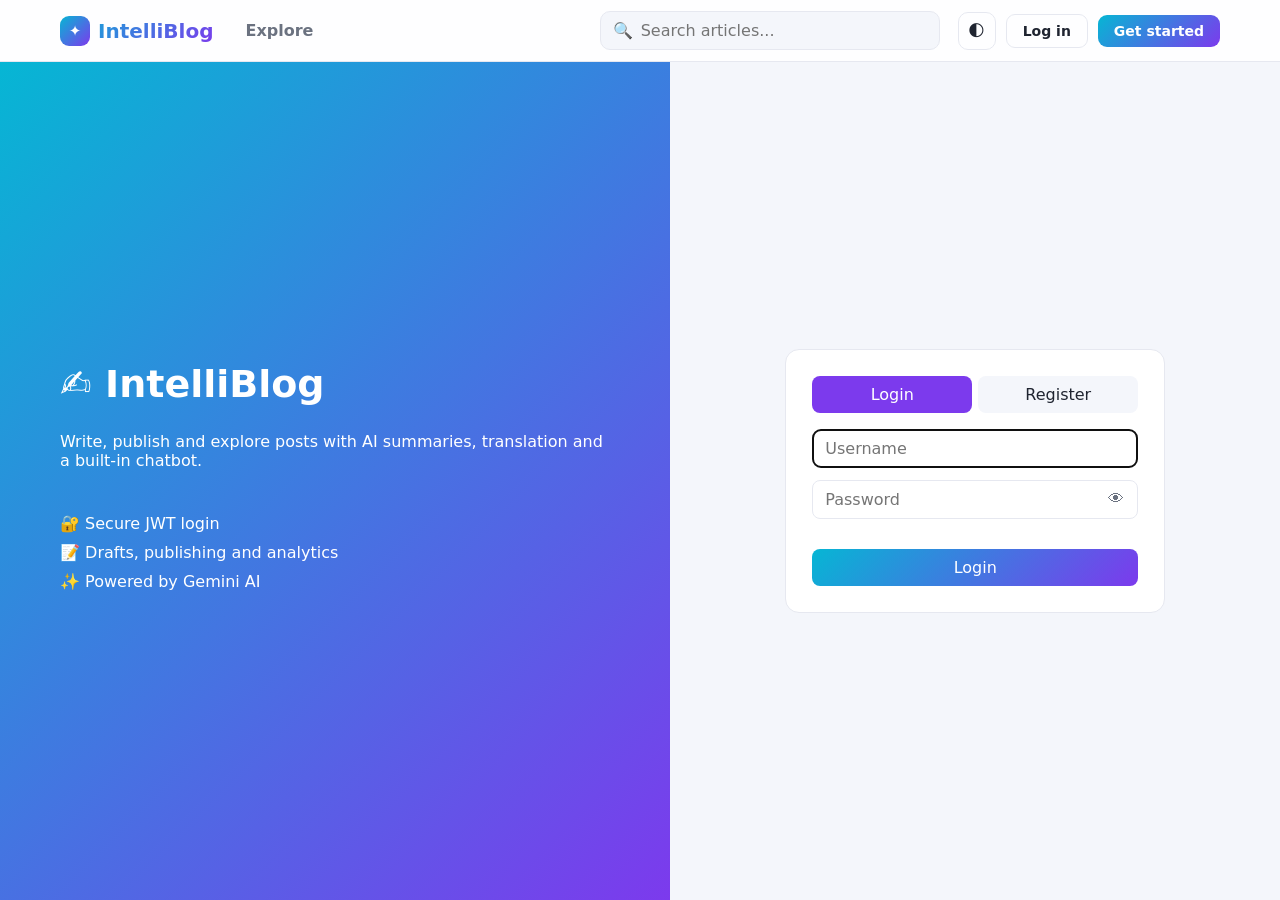
<file: intelliblog/src/main/resources/static/login.html>
<!DOCTYPE html><html lang="en"><head><meta charset="UTF-8"><meta name="viewport" content="width=device-width,initial-scale=1"><title>IntelliBlog - Login</title>
<link rel="stylesheet" href="css/style.css"><script src="js/app.js"></script></head>
<body><header id="nav"></header>
<div class="authwrap">
 <div class="authhero"><h1>✍ IntelliBlog</h1><p>Write, publish and explore posts with AI summaries, translation and a built-in chatbot.</p>
  <ul><li>🔐 Secure JWT login</li><li>📝 Drafts, publishing and analytics</li><li>✨ Powered by Gemini AI</li></ul></div>
 <form class="card auth2" id="f" novalidate>
  <div class="tabs"><button type="button" id="tl" class="on" onclick="mode(true)">Login</button><button type="button" id="tr" onclick="mode(false)">Register</button></div>
  <input id="u" placeholder="Username" autocomplete="username" autofocus>
  <div class="pw"><input id="p" type="password" placeholder="Password" autocomplete="current-password"><button type="button" onclick="$('p').type=$('p').type==='password'?'text':'password'">👁</button></div>
  <div class="err" id="e"></div>
  <button type="submit" id="go" style="width:100%">Login</button>
 </form>
</div>
<script>
nav();
const dest=(()=>{const n=new URLSearchParams(location.search).get('next');return /^[a-z]+\.html$/.test(n||'')?n:'dashboard.html'})();
let isLogin=true;
addEventListener('DOMContentLoaded',()=>{if(new URLSearchParams(location.search).get('mode')==='register')mode(false)});

// Already logged in? Verify the saved token really works before redirecting (a stale token must not trap this page).
(async()=>{if(!tok())return;try{await api('/api/analytics');location.replace(dest)}catch(e){localStorage.removeItem('tok');localStorage.removeItem('me')}})();

function mode(l){isLogin=l;$('tl').classList.toggle('on',l);$('tr').classList.toggle('on',!l);$('go').textContent=l?'Login':'Create account';$('e').textContent=''}

$('f').addEventListener('submit',async ev=>{
  ev.preventDefault();$('e').textContent='';
  const username=$('u').value.trim(),password=$('p').value;
  if(username.length<3){$('e').textContent='Username must be at least 3 characters';return}
  if(password.length<4){$('e').textContent='Password must be at least 4 characters';return}
  const btn=$('go'),label=btn.textContent;btn.disabled=true;btn.textContent='Please wait...';
  try{
    if(!isLogin)await api('/api/auth/register','POST',{username,password});
    const d=await api('/api/auth/login','POST',{username,password});
    if(!d.token)throw new Error('Login failed: no token received');
    localStorage.setItem('tok',d.token);localStorage.setItem('me',d.username);
    location.href=dest;
  }catch(x){$('e').textContent=x.message}
  finally{btn.disabled=false;btn.textContent=label}
});
</script></body></html>
</file>
<file: intelliblog/src/main/resources/static/css/style.css>
:root{--bg:#f6f7fb;--card:#fff;--text:#1f2430;--muted:#6b7280;--a:#0ea5a4;--b:#6366f1;--border:#e5e7eb}
*{box-sizing:border-box}body{margin:0;font-family:system-ui,Segoe UI,Arial,sans-serif;background:var(--bg);color:var(--text)}
a{color:var(--b);text-decoration:none}.hidden{display:none!important}.muted{color:var(--muted);font-size:13px}.err{color:#dc2626;min-height:18px;font-size:14px}
header{display:flex;justify-content:space-between;align-items:center;padding:14px 28px;background:#fff;border-bottom:1px solid var(--border);position:sticky;top:0;z-index:10}
.logo{font-weight:800;font-size:20px;background:linear-gradient(135deg,var(--a),var(--b));-webkit-background-clip:text;background-clip:text;color:transparent}
header nav{display:flex;gap:14px;align-items:center}
.wrap{max-width:1050px;margin:24px auto;padding:0 16px}
.hero{text-align:center;padding:48px 16px;background:linear-gradient(135deg,var(--a),var(--b));color:#fff}.hero h1{margin:0 0 8px;font-size:36px}.hero input{width:min(480px,92%);margin-top:12px}
input,select,textarea,button{font:inherit;padding:9px 12px;border:1px solid var(--border);border-radius:8px;background:#fff;color:var(--text)}
textarea{width:100%;min-height:220px;resize:vertical}
button{background:linear-gradient(135deg,var(--a),var(--b));color:#fff;border:none;cursor:pointer;transition:.2s}button:hover{filter:brightness(1.1);transform:translateY(-1px)}
button.ghost{background:#fff;color:var(--text);border:1px solid var(--border)}button.dan{background:#dc2626}button.sm{padding:4px 10px;font-size:13px}
.grid{display:grid;gap:18px;grid-template-columns:repeat(auto-fill,minmax(290px,1fr))}
.card{display:block;background:var(--card);border:1px solid var(--border);border-radius:14px;padding:18px;color:var(--text);transition:.2s}
a.card:hover{transform:translateY(-4px);box-shadow:0 10px 24px rgba(99,102,241,.18);border-color:var(--b)}
.card h3{margin:10px 0 6px}.card p{color:var(--muted);margin:0 0 10px;line-height:1.5}
.badge{background:rgba(14,165,164,.14);color:var(--a);padding:2px 10px;border-radius:12px;font-size:12px;font-weight:600}
.badge.PUBLISHED{background:#dcfce7;color:#16a34a}.badge.DRAFT{background:#fef3c7;color:#b45309}
.chips{display:flex;flex-wrap:wrap;gap:8px;margin-bottom:12px}.chip{background:#fff;color:var(--text);border:1px solid var(--border);border-radius:20px;padding:5px 14px;font-size:13px}.chip.on{background:var(--b);color:#fff;border-color:var(--b)}
.pager{display:flex;gap:12px;align-items:center;justify-content:center;margin:22px 0}
.article{background:#fff;border:1px solid var(--border);border-radius:14px;padding:30px;max-width:780px;margin:24px auto}.article h1{margin:8px 0}.article p{line-height:1.8;font-size:17px}
.ai{max-width:780px;margin:0 auto 24px}.aiout{white-space:pre-wrap;margin-top:10px;line-height:1.6}
.stats{display:grid;gap:16px;grid-template-columns:repeat(auto-fit,minmax(170px,1fr));margin-bottom:18px}.stats b{font-size:30px;display:block;color:var(--b)}
.bar{display:grid;grid-template-columns:110px 1fr 30px;gap:8px;align-items:center;margin:6px 0}.bar i{display:block;height:10px;border-radius:6px;background:linear-gradient(90deg,var(--a),var(--b))}
table{width:100%;border-collapse:collapse;font-size:14px}th,td{text-align:left;padding:10px 8px;border-bottom:1px solid var(--border)}
.row{display:flex;flex-wrap:wrap;gap:10px;align-items:center;margin-bottom:12px}.row input[type=search]{flex:1;min-width:160px}
.modal{position:fixed;inset:0;background:rgba(15,23,42,.55);display:grid;place-items:center;z-index:50}.modal .box{background:#fff;border-radius:14px;padding:22px;width:min(640px,94vw);max-height:92vh;overflow:auto}
.box input{width:100%;margin-bottom:10px}
.auth{max-width:360px;margin:70px auto}.auth input{width:100%;margin-bottom:12px}.tabs{display:flex;gap:6px;margin-bottom:16px}.tabs button{flex:1;background:var(--bg);color:var(--text)}.tabs button.on{background:var(--b);color:#fff}
.fab{position:fixed;right:22px;bottom:22px;width:56px;height:56px;border-radius:50%;font-size:24px;padding:0;z-index:40;box-shadow:0 6px 20px rgba(99,102,241,.45)}
.cp{position:fixed;right:22px;bottom:90px;width:330px;height:420px;background:#fff;border:1px solid var(--border);border-radius:14px;display:flex;flex-direction:column;z-index:40;box-shadow:0 12px 40px rgba(0,0,0,.2)}
.ch{padding:12px;background:linear-gradient(135deg,var(--a),var(--b));color:#fff;border-radius:14px 14px 0 0;display:flex;justify-content:space-between}.ch span{cursor:pointer}
.cm{flex:1;overflow:auto;padding:10px;display:flex;flex-direction:column;gap:8px}.msg{padding:8px 12px;border-radius:12px;max-width:85%;white-space:pre-wrap;font-size:14px}.msg.me{background:var(--b);color:#fff;align-self:flex-end}.msg.bot{background:var(--bg)}
.cin{display:flex;gap:6px;padding:10px}.cin input{flex:1}
#toasts{position:fixed;left:20px;bottom:20px;z-index:99}.toast{background:#16a34a;color:#fff;padding:10px 16px;border-radius:8px;margin-top:8px}.toast.e{background:#dc2626}

/* login page */
.authwrap{display:grid;grid-template-columns:1.1fr 1fr;min-height:calc(100vh - 62px)}
.authhero{background:linear-gradient(135deg,var(--a),var(--b));color:#fff;padding:60px;display:flex;flex-direction:column;justify-content:center}
.authhero h1{font-size:38px;margin:0 0 10px}.authhero ul{padding:0;margin:18px 0 0}.authhero li{margin:10px 0;list-style:none}
.auth2{width:min(380px,92%);margin:auto;padding:26px}.auth2 input{width:100%;margin-bottom:12px}
.pw{position:relative}.pw button{position:absolute;right:6px;top:5px;background:none;color:var(--muted);padding:4px 8px;box-shadow:none}
button:disabled{opacity:.6;cursor:wait;transform:none}
@media(max-width:800px){.authwrap{grid-template-columns:1fr}.authhero{display:none}}

/* ===== v2 design: dark mode, image cards, article, comments ===== */
[data-t=dark]{--bg:#0f1420;--card:#18202f;--text:#e5e7eb;--muted:#94a3b8;--border:#2a3446}
header,input,select,textarea,.article,.modal .box,.cp,.chip,button.ghost{background:var(--card);color:var(--text)}
.chip.on{background:var(--b);color:#fff}header{backdrop-filter:blur(10px)}
.hero{background:linear-gradient(135deg,var(--a),var(--b),#a855f7);padding:56px 16px}
.hero .toolbar{display:flex;gap:10px;justify-content:center;flex-wrap:wrap;margin-top:12px}.hero input[type=search]{margin:0;width:min(420px,92%)}.hero select{margin:0}
.pc{padding:0;overflow:hidden}.pcw{overflow:hidden;background:linear-gradient(135deg,var(--a),var(--b));min-height:6px}
.pc img{width:100%;height:180px;object-fit:cover;display:block;transition:transform .5s}.pc:hover img{transform:scale(1.07)}.pcb{padding:16px}
.stat3{display:flex;gap:12px;font-size:13px;color:var(--muted);flex-wrap:wrap}
.cover{width:100%;max-height:380px;object-fit:cover;border-radius:12px;margin:12px 0}
.article h2,.article h3,.article h4{margin:26px 0 8px}.article ul{line-height:1.9;font-size:17px}.article code{background:rgba(99,102,241,.16);padding:1px 6px;border-radius:5px}
.actions{display:flex;gap:10px;flex-wrap:wrap;max-width:780px;margin:0 auto 18px}.like.on{background:#ef4444}
.cmt{padding:10px 0;border-bottom:1px solid var(--border)}.cmt b{margin-right:8px}
.sec{max-width:780px;margin:0 auto 24px}.related{display:grid;gap:14px;grid-template-columns:repeat(auto-fit,minmax(220px,1fr))}
footer{text-align:center;padding:24px;color:var(--muted);font-size:13px}

/* ===== v3: professional header + new palette ===== */
:root{--a:#06b6d4;--b:#7c3aed;--bg:#f4f6fb;--border:#e6e8f0}
[data-t=dark]{--bg:#0a0e1a;--card:#131a2b;--border:#243049}
header#nav{display:block;padding:0;background:color-mix(in srgb,var(--card) 85%,transparent);backdrop-filter:blur(14px);border-bottom:1px solid var(--border)}
.hin{display:flex;align-items:center;gap:18px;max-width:1200px;margin:0 auto;padding:11px 20px}
.logo{display:flex;align-items:center;gap:8px;font-size:20px}.lg{display:grid;place-items:center;width:30px;height:30px;border-radius:9px;background:linear-gradient(135deg,var(--a),var(--b));-webkit-text-fill-color:#fff;font-size:15px}
.links{display:flex;gap:4px}.nl{padding:8px 14px;border-radius:8px;color:var(--muted);font-weight:600;position:relative}.nl:hover{color:var(--text);background:rgba(124,58,237,.08)}
.nl.on{color:var(--b)}.nl.on::after{content:"";position:absolute;left:14px;right:14px;bottom:-12px;height:3px;border-radius:3px;background:linear-gradient(90deg,var(--a),var(--b))}
.hs{flex:1;max-width:340px;margin-left:auto;display:flex;align-items:center;gap:8px;background:var(--bg);border:1px solid var(--border);border-radius:10px;padding:0 12px}
.hs input{border:none;background:transparent;flex:1;padding:9px 0;outline:none;color:var(--text)}.hs:focus-within{border-color:var(--b)}
.hr{display:flex;align-items:center;gap:10px}
.btn{display:inline-block;background:linear-gradient(135deg,var(--a),var(--b));color:#fff;padding:8px 16px;border-radius:9px;font-weight:600;font-size:14px;transition:.2s}
.btn:hover{filter:brightness(1.1);transform:translateY(-1px)}.btn.ghostb{background:transparent;color:var(--text);border:1px solid var(--border)}
.ico{width:38px;height:38px;padding:0;border-radius:10px;background:transparent;color:var(--text);border:1px solid var(--border)}
.ai-pill{background:var(--bg);color:var(--muted);border:1px solid var(--border);border-radius:20px;padding:6px 12px;font-size:13px;font-weight:600}.ai-pill.on{color:#16a34a;border-color:#16a34a}
.um{position:relative}.av{width:38px;height:38px;border-radius:50%;background:linear-gradient(135deg,var(--a),var(--b));color:#fff;display:grid;place-items:center;font-weight:700;cursor:pointer;transition:.2s}
.av:hover{transform:scale(1.08);box-shadow:0 0 0 3px rgba(124,58,237,.25)}
.dd{position:absolute;right:0;top:48px;min-width:210px;background:var(--card);border:1px solid var(--border);border-radius:12px;padding:6px;box-shadow:0 14px 40px rgba(0,0,0,.18);z-index:60}
.dd a{display:block;padding:9px 12px;border-radius:8px;color:var(--text)}.dd a:hover{background:rgba(124,58,237,.1)}
.ddh{padding:8px 12px;border-bottom:1px solid var(--border);margin-bottom:4px}.ddh small{display:block;color:var(--muted)}
@media(max-width:820px){.hs,.links{display:none}.hr{margin-left:auto}.hin{gap:10px}}
.hero{background:radial-gradient(circle at 15% 20%,rgba(124,58,237,.55),transparent 55%),radial-gradient(circle at 85% 0%,rgba(6,182,212,.45),transparent 55%),#0b1020;padding:70px 16px}.hero h1{font-size:42px}
.badge{background:hsl(var(--h,190) 85% 93%);color:hsl(var(--h,190) 65% 30%)}
[data-t=dark] .badge{background:hsl(var(--h,190) 45% 20%);color:hsl(var(--h,190) 85% 75%)}
.badge.PUBLISHED{background:#dcfce7;color:#16a34a}.badge.DRAFT{background:#fef3c7;color:#b45309}
[data-t=dark] .badge.PUBLISHED{background:#14532d;color:#86efac}[data-t=dark] .badge.DRAFT{background:#78350f;color:#fcd34d}
.feat{display:grid;grid-template-columns:1.1fr 1fr;background:var(--card);border:1px solid var(--border);border-radius:16px;overflow:hidden;color:var(--text);margin-bottom:22px;transition:.25s}
.feat:hover{box-shadow:0 14px 34px rgba(124,58,237,.2);transform:translateY(-3px)}.feat img{width:100%;height:100%;min-height:240px;object-fit:cover;display:block}
.fb{padding:26px;display:flex;flex-direction:column;justify-content:center;gap:8px}.fb h2{margin:4px 0}.fb p{color:var(--muted);line-height:1.6;margin:0}
@media(max-width:760px){.feat{grid-template-columns:1fr}}
.skel{height:290px;background:linear-gradient(90deg,var(--card),var(--bg),var(--card));background-size:200% 100%;animation:sk 1.2s infinite}@keyframes sk{to{background-position:-200% 0}}
#prog{position:fixed;top:0;left:0;height:3px;width:0;background:linear-gradient(90deg,var(--a),var(--b));z-index:100}
code{background:rgba(124,58,237,.12);padding:1px 6px;border-radius:5px}

/* news */
.news{margin-top:22px}.news h2{margin:0}.heads{display:grid;gap:12px;grid-template-columns:repeat(auto-fill,minmax(300px,1fr));margin-top:12px}
.head{display:flex;gap:12px;background:var(--card);border:1px solid var(--border);border-radius:12px;padding:10px;color:var(--text);transition:.2s}
.head:hover{transform:translateY(-3px);border-color:var(--b);box-shadow:0 8px 20px rgba(124,58,237,.15)}
.head img{width:84px;height:84px;object-fit:cover;border-radius:8px;flex-shrink:0}.head b{display:block;margin:5px 0;line-height:1.35;font-size:14px}.head small{color:var(--muted)}
</file>
